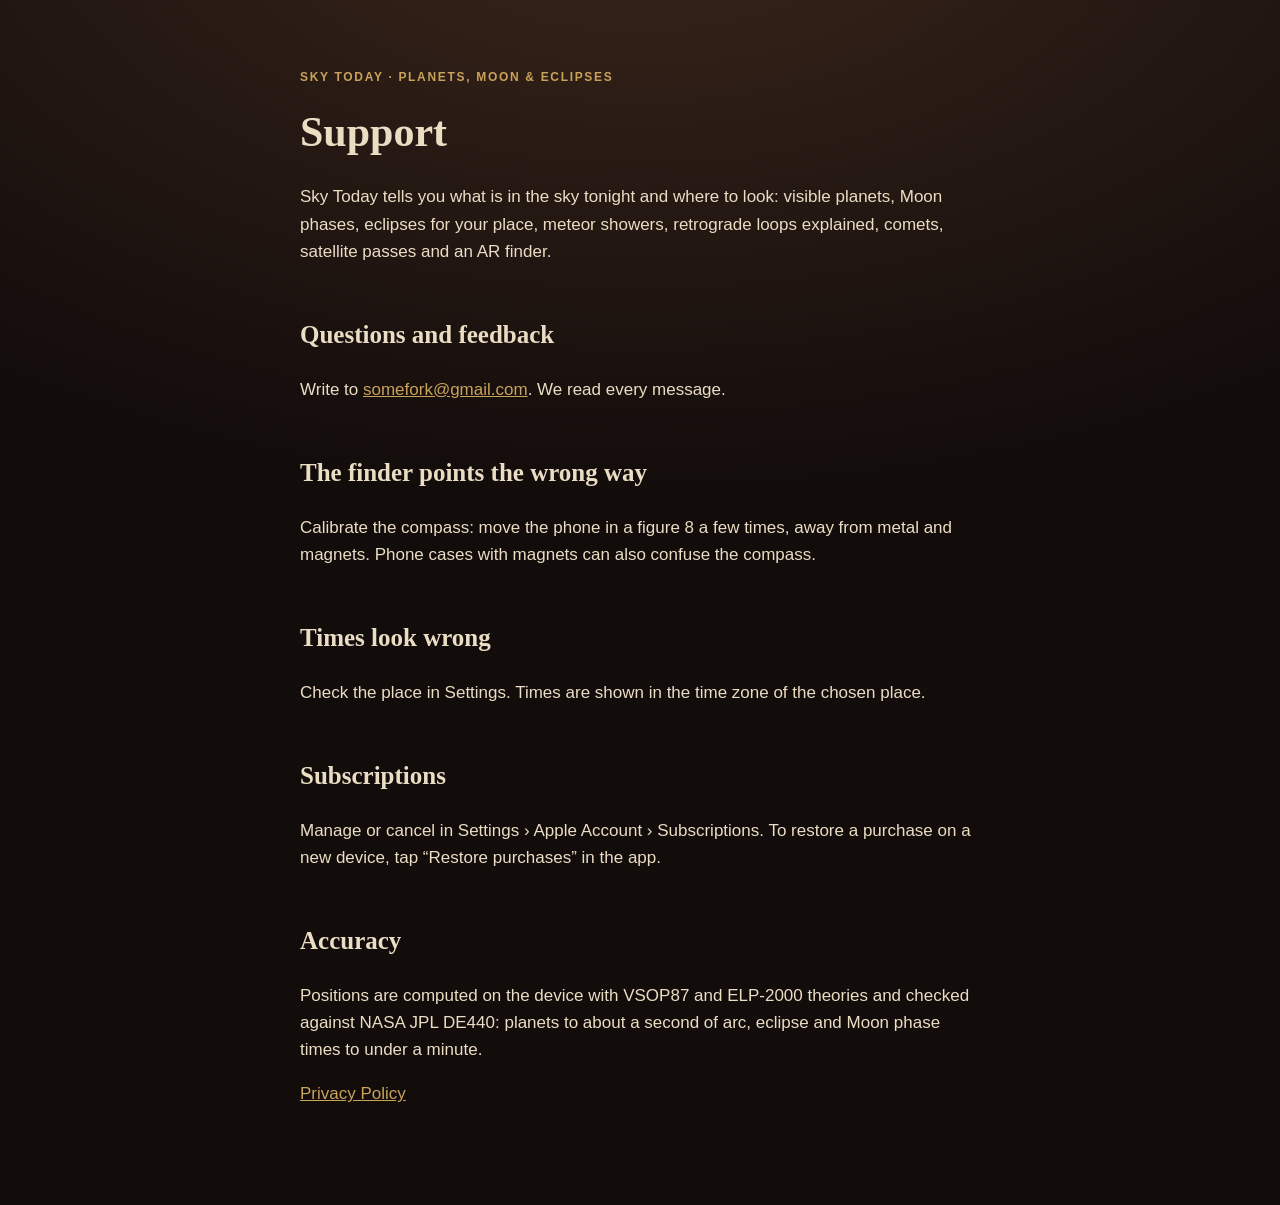
<file: index.html>
<!doctype html><html lang="en"><head><meta charset="utf-8"><meta name="viewport" content="width=device-width,initial-scale=1">
<title>Sky Today — Support</title><link rel="stylesheet" href="style.css"></head><body><main>
<p class="eyebrow">Sky Today · Planets, Moon &amp; Eclipses</p><h1>Support</h1>
<p>Sky Today tells you what is in the sky tonight and where to look: visible planets, Moon phases, eclipses for your place, meteor showers, retrograde loops explained, comets, satellite passes and an AR finder.</p>
<h2>Questions and feedback</h2><p>Write to <a href="mailto:somefork@gmail.com">somefork@gmail.com</a>. We read every message.</p>
<h2>The finder points the wrong way</h2><p>Calibrate the compass: move the phone in a figure 8 a few times, away from metal and magnets. Phone cases with magnets can also confuse the compass.</p>
<h2>Times look wrong</h2><p>Check the place in Settings. Times are shown in the time zone of the chosen place.</p>
<h2>Subscriptions</h2><p>Manage or cancel in Settings › Apple Account › Subscriptions. To restore a purchase on a new device, tap “Restore purchases” in the app.</p>
<h2>Accuracy</h2><p>Positions are computed on the device with VSOP87 and ELP-2000 theories and checked against NASA JPL DE440: planets to about a second of arc, eclipse and Moon phase times to under a minute.</p>
<p><a href="privacy.html">Privacy Policy</a></p>
</main></body></html>
</file>
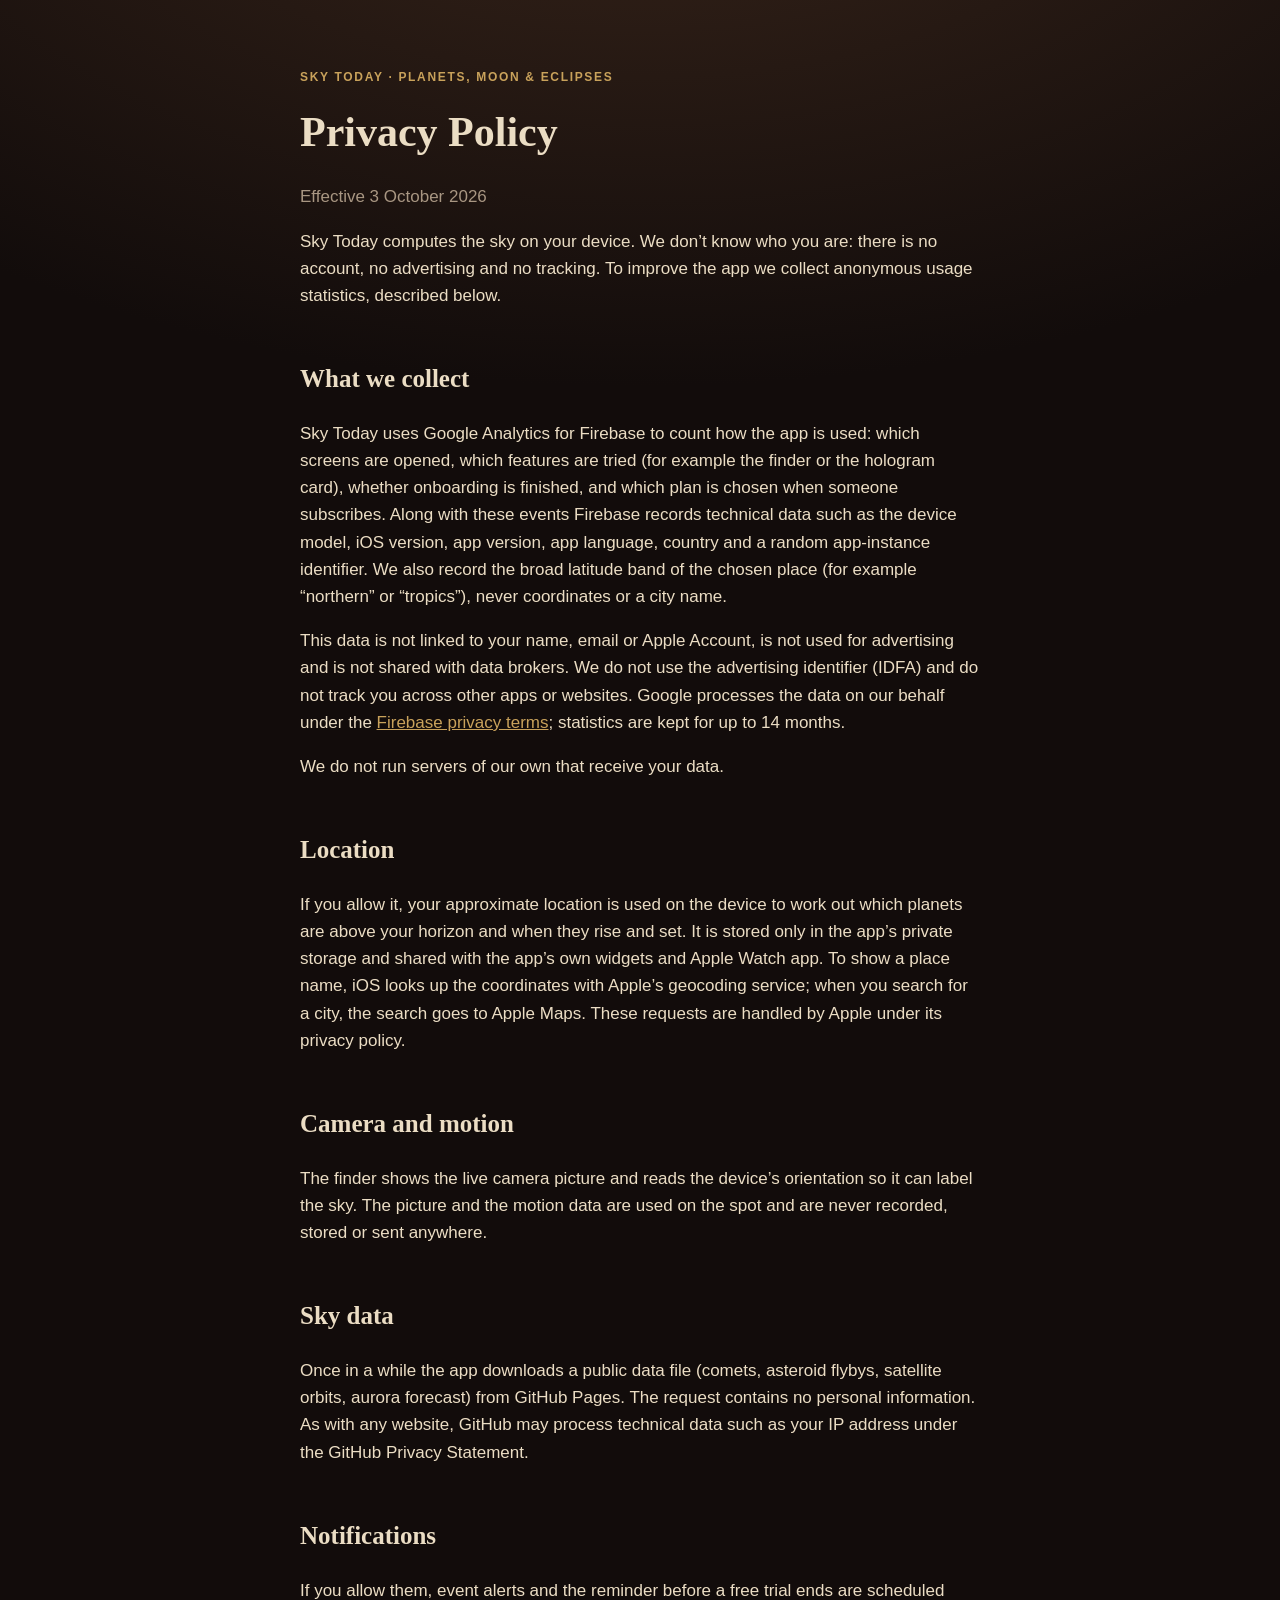
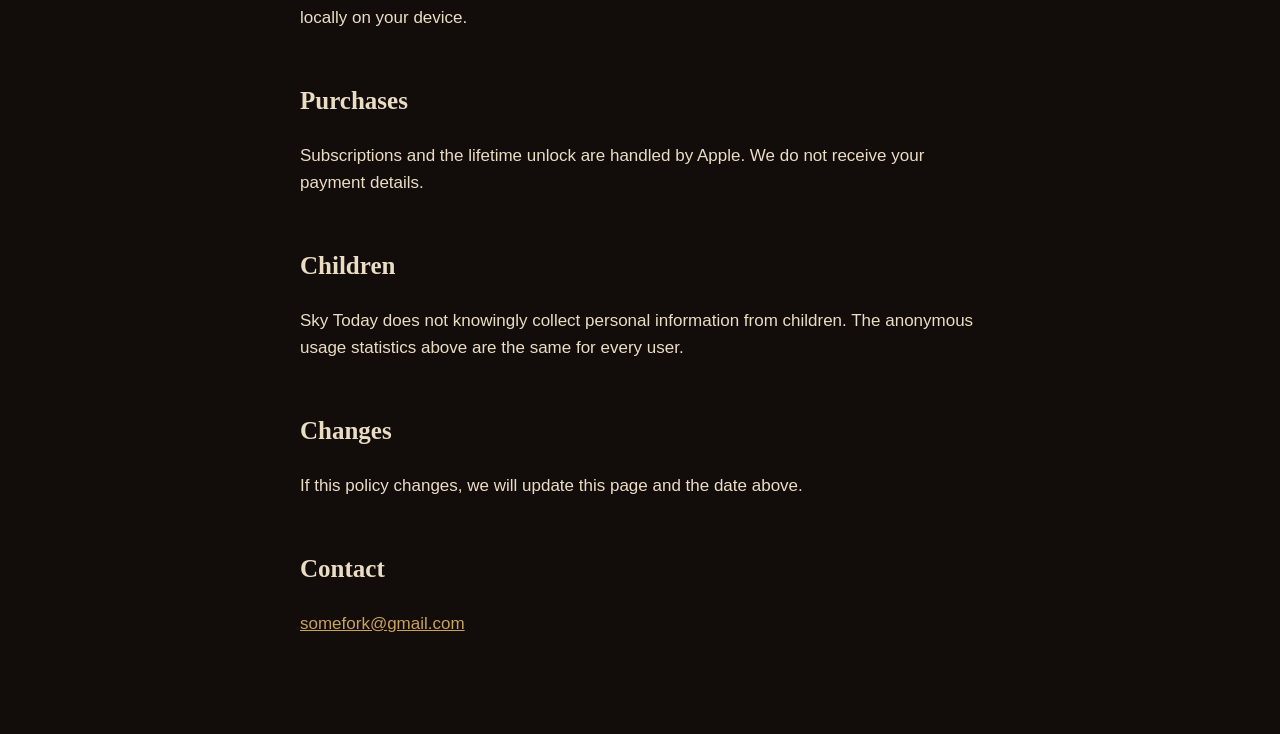
<file: privacy.html>
<!doctype html><html lang="en"><head><meta charset="utf-8"><meta name="viewport" content="width=device-width,initial-scale=1">
<title>Sky Today — Privacy Policy</title><link rel="stylesheet" href="style.css"></head><body><main>
<p class="eyebrow">Sky Today · Planets, Moon &amp; Eclipses</p><h1>Privacy Policy</h1><p class="muted">Effective 3 October 2026</p>
<p>Sky Today computes the sky on your device. We don’t know who you are: there is no account, no advertising and no tracking. To improve the app we collect anonymous usage statistics, described below.</p>
<h2>What we collect</h2><p>Sky Today uses Google Analytics for Firebase to count how the app is used: which screens are opened, which features are tried (for example the finder or the hologram card), whether onboarding is finished, and which plan is chosen when someone subscribes. Along with these events Firebase records technical data such as the device model, iOS version, app version, app language, country and a random app-instance identifier. We also record the broad latitude band of the chosen place (for example “northern” or “tropics”), never coordinates or a city name.</p><p>This data is not linked to your name, email or Apple Account, is not used for advertising and is not shared with data brokers. We do not use the advertising identifier (IDFA) and do not track you across other apps or websites. Google processes the data on our behalf under the <a href="https://firebase.google.com/support/privacy">Firebase privacy terms</a>; statistics are kept for up to 14 months.</p><p>We do not run servers of our own that receive your data.</p>
<h2>Location</h2><p>If you allow it, your approximate location is used on the device to work out which planets are above your horizon and when they rise and set. It is stored only in the app’s private storage and shared with the app’s own widgets and Apple Watch app. To show a place name, iOS looks up the coordinates with Apple’s geocoding service; when you search for a city, the search goes to Apple Maps. These requests are handled by Apple under its privacy policy.</p>
<h2>Camera and motion</h2><p>The finder shows the live camera picture and reads the device’s orientation so it can label the sky. The picture and the motion data are used on the spot and are never recorded, stored or sent anywhere.</p>
<h2>Sky data</h2><p>Once in a while the app downloads a public data file (comets, asteroid flybys, satellite orbits, aurora forecast) from GitHub Pages. The request contains no personal information. As with any website, GitHub may process technical data such as your IP address under the GitHub Privacy Statement.</p>
<h2>Notifications</h2><p>If you allow them, event alerts and the reminder before a free trial ends are scheduled locally on your device.</p>
<h2>Purchases</h2><p>Subscriptions and the lifetime unlock are handled by Apple. We do not receive your payment details.</p>
<h2>Children</h2><p>Sky Today does not knowingly collect personal information from children. The anonymous usage statistics above are the same for every user.</p>
<h2>Changes</h2><p>If this policy changes, we will update this page and the date above.</p>
<h2>Contact</h2><p><a href="mailto:somefork@gmail.com">somefork@gmail.com</a></p>
</main></body></html>
</file>
<file: style.css>
:root{--bg:#120c0b;--ink:#ebddc4;--muted:#a89682;--gold:#c9a25b}
*{box-sizing:border-box}body{margin:0;background:radial-gradient(1100px 620px at 50% -10%,#3a261b,var(--bg));color:var(--ink);font:17px/1.6 -apple-system,BlinkMacSystemFont,"Helvetica Neue",sans-serif}
main{max-width:720px;margin:0 auto;padding:56px 20px 80px}h1,h2{font-family:"Cormorant Garamond","Iowan Old Style",Georgia,serif;font-weight:600}h1{font-size:42px;margin:.2em 0}h2{font-size:25px;margin-top:2em}
a{color:var(--gold)}.eyebrow{color:var(--gold);letter-spacing:.14em;text-transform:uppercase;font-size:12px;font-weight:600}.muted{color:var(--muted)}
</file>
